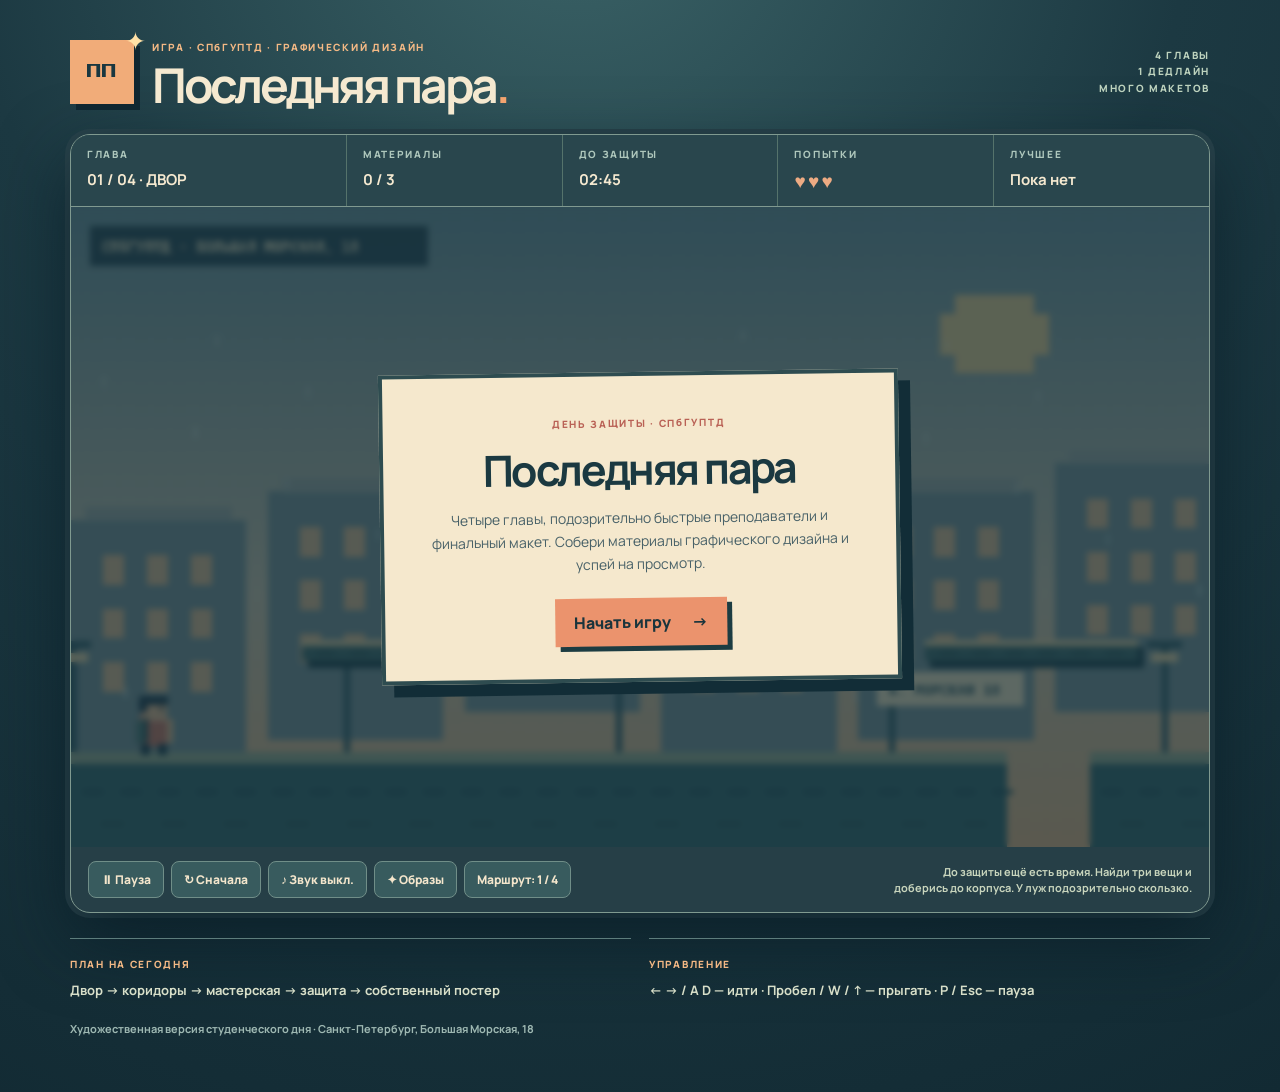
<file: index.html>
<!doctype html>
<html lang="ru">
<head>
  <meta charset="UTF-8" />
  <meta name="viewport" content="width=device-width, initial-scale=1" />
  <meta name="theme-color" content="#172b35" />
  <title>Последняя пара — графический дизайн в СПбГУПТД</title>
  <link rel="stylesheet" href="style.css" />
</head>
<body>
  <main class="shell">
    <header class="site-header">
      <div class="brand"><span class="brand-mark">ПП<span class="spark">✦</span></span><div><span class="overline">ИГРА · СПбГУПТД · ГРАФИЧЕСКИЙ ДИЗАЙН</span><h1>Последняя пара<span class="period">.</span></h1></div></div>
      <div class="header-note">4 ГЛАВЫ<br>1 ДЕДЛАЙН<br>МНОГО МАКЕТОВ</div>
    </header>

    <section class="game-frame" aria-label="Игра Последняя пара">
      <div class="game-hud" aria-live="polite">
        <div class="hud-unit"><span>ГЛАВА</span><strong id="level-label">01 / 04 · ДВОР</strong></div>
        <div class="hud-unit"><span>МАТЕРИАЛЫ</span><strong id="items-label">0 / 3</strong></div>
        <div class="hud-unit"><span>ДО ЗАЩИТЫ</span><strong id="time-label">02:45</strong></div>
        <div class="hud-unit"><span>ПОПЫТКИ</span><strong id="hearts-label" class="hearts">♥♥♥</strong></div>
        <div class="hud-unit"><span>ЛУЧШЕЕ</span><strong id="best-label">Пока нет</strong></div>
      </div>
      <div class="viewport">
        <canvas id="game" width="960" height="540" aria-label="Платформер о студентке графического дизайна"></canvas>
        <div id="overlay" class="overlay" aria-live="polite"><div class="overlay-card"><span id="overlay-kicker" class="overlay-kicker">ДЕНЬ ЗАЩИТЫ</span><h2 id="overlay-title">Последняя пара</h2><p id="overlay-text">Собери материалы и успей на защиту.</p><button id="overlay-action" class="primary" type="button">Начать игру <span>→</span></button></div></div>
      </div>
      <div class="toolbar"><div class="actions"><button id="pause-btn" type="button">⏸ Пауза</button><button id="restart-btn" type="button">↻ Сначала</button><button id="sound-btn" type="button" aria-pressed="false">♪ Звук выкл.</button><button id="skins-btn" type="button">✦ Образы</button><button id="chapters-btn" type="button">Маршрут: 1 / 4</button></div><span id="status" class="status">Собери три материала и найди выход</span></div>
      <div class="mobile-controls" aria-label="Экранное управление"><div class="direction-controls"><button type="button" data-control="left" aria-label="Влево">←</button><button type="button" data-control="right" aria-label="Вправо">→</button></div><button type="button" data-control="jump" class="jump-control" aria-label="Прыжок">ПРЫЖОК ↑</button></div>
    </section>

    <section class="below-game"><div><span class="overline">ПЛАН НА СЕГОДНЯ</span><p>Двор → коридоры → мастерская → защита → собственный постер</p></div><div><span class="overline">УПРАВЛЕНИЕ</span><p>← → / A D — идти · Пробел / W / ↑ — прыгать · P / Esc — пауза</p></div></section>
    <footer class="footnote">Художественная версия студенческого дня · Санкт-Петербург, Большая Морская, 18</footer>
  </main>

  <dialog id="skins-dialog" class="selection-dialog"><div class="dialog-head"><div><span class="overline">ГАРДЕРОБ</span><h2>Выбери образ</h2></div><button type="button" data-close="skins-dialog" aria-label="Закрыть">×</button></div><p>Новые образы открываются после прохождения глав.</p><div id="skin-options" class="option-grid"></div></dialog>
  <dialog id="chapters-dialog" class="selection-dialog"><div class="dialog-head"><div><span class="overline">КАРТА КАМПУСА</span><h2>Выбери главу</h2></div><button type="button" data-close="chapters-dialog" aria-label="Закрыть">×</button></div><p>Пройденные главы можно начать заново. Полная оценка получается за маршрут с самого начала.</p><div id="chapter-options" class="chapter-grid"></div></dialog>

  <section id="poster-studio" class="poster-studio hidden" aria-label="Финальная мастерская постера">
    <div class="studio-shell"><header class="studio-header"><div><span class="overline">ФИНАЛЬНОЕ ЗАДАНИЕ · ГРАФИЧЕСКИЙ ДИЗАЙН</span><h2>Собери финальный макет<span class="period">.</span></h2><p>Повтори композицию по референсу: положение элементов, размер, угол и цвет влияют на оценку.</p><div class="brief-summary"><strong id="poster-brief-title">Доработка · композиция</strong><span id="poster-brief-reason">Задание зависит от прохождения маршрута.</span><small id="poster-rules">Сходство макета даёт до 55 баллов.</small></div></div><span class="studio-app-name">✦ ВЕКТОРНАЯ МАСТЕРСКАЯ</span></header>
      <div class="studio-layout"><div class="poster-panel"><div class="panel-title"><span>01 · РЕФЕРЕНС</span><span>Задание преподавателя</span></div><canvas id="reference-canvas" width="300" height="420" aria-label="Референс постера"></canvas></div>
      <div class="poster-panel"><div class="panel-title"><span>02 · ТВОЙ МАКЕТ</span><span>Перетащи формы</span></div><canvas id="work-canvas" width="300" height="420" aria-label="Редактируемый постер"></canvas></div>
      <aside class="editor-tools"><span class="tool-kicker">СЛОИ</span><div class="layer-list"><button type="button" data-layer="circle">● Солнце</button><button type="button" data-layer="arch">▥ Арка</button><button type="button" data-layer="bar">▬ Акцент</button><button type="button" data-layer="title">T Заголовок</button></div><p>Выбрано: <strong id="selected-layer">Солнце</strong></p><span class="tool-kicker">ЦВЕТ</span><div class="color-list"><button type="button" data-color="#dc7f67" style="--swatch:#dc7f67" aria-label="Коралловый"></button><button type="button" data-color="#2f535b" style="--swatch:#2f535b" aria-label="Тёмно-бирюзовый"></button><button type="button" data-color="#76a49a" style="--swatch:#76a49a" aria-label="Мятный"></button><button type="button" data-color="#e9bb73" style="--swatch:#e9bb73" aria-label="Золотистый"></button></div><span class="tool-kicker">ТРАНСФОРМАЦИЯ</span><div class="adjust-list"><button type="button" data-adjust="smaller" aria-label="Уменьшить">−</button><button type="button" data-adjust="larger" aria-label="Увеличить">＋</button><button type="button" data-adjust="rotate-left" aria-label="Повернуть влево">↶</button><button type="button" data-adjust="rotate-right" aria-label="Повернуть вправо">↷</button></div><button id="guides-btn" class="guide-btn" type="button" aria-pressed="false">◎ Показать направляющие</button><p class="tool-hint">Элемент можно двигать мышью, пальцем или стрелками после выбора слоя.</p></aside></div>
      <div class="studio-footer"><div id="poster-feedback" role="status">Перетащи элементы постера, подбери цвет, размер и поворот.</div><div class="studio-actions"><button id="poster-reset" type="button">↻ Сбросить</button><button id="poster-check" type="button">Проверить и получить совет</button><button id="poster-submit" class="primary" type="button">Сдать на защиту →</button></div></div>
    </div>
  </section>
  <script type="module" src="main.js"></script>
</body>
</html>
</file>
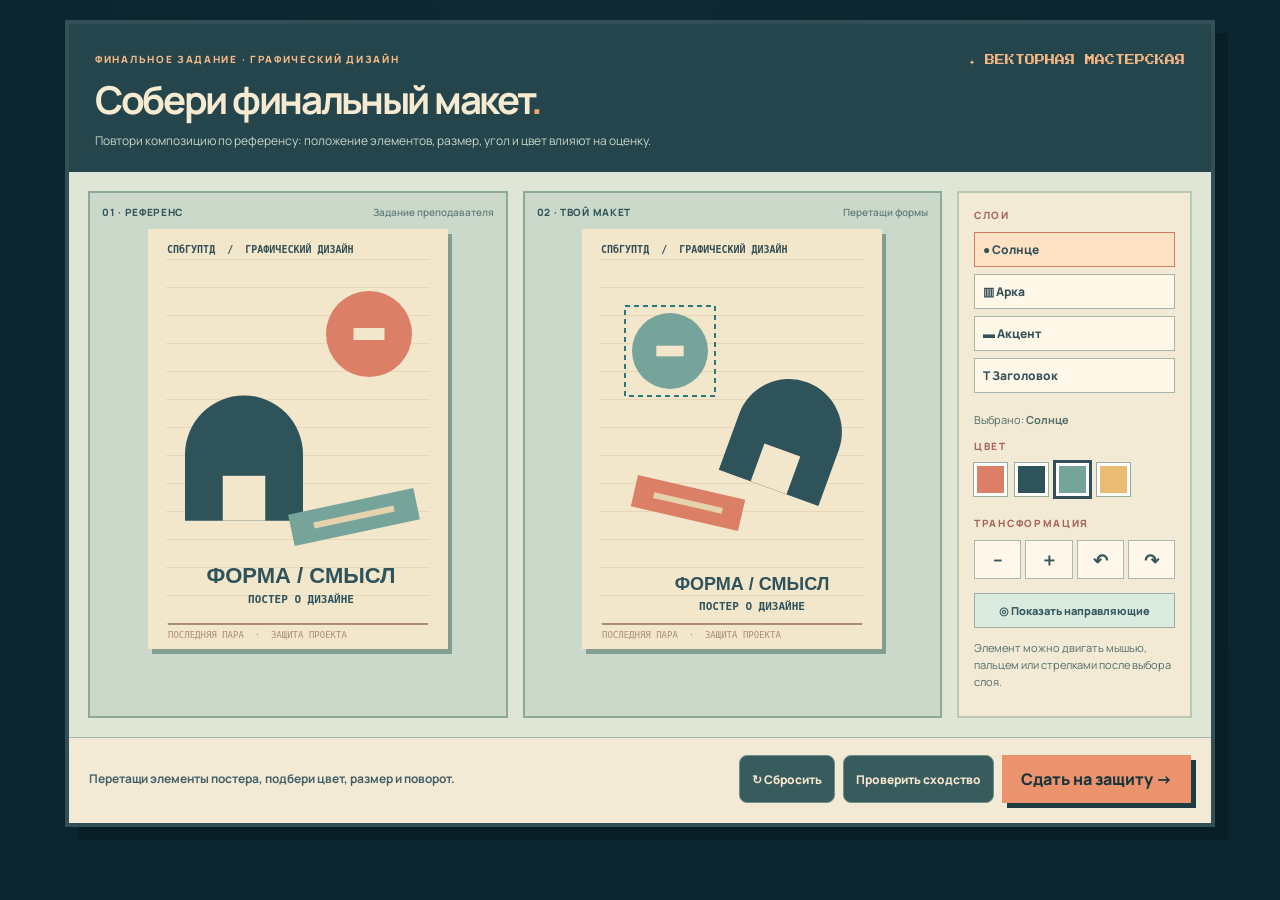
<file: tests/poster-preview.html>
<!doctype html><html lang="ru"><meta charset="UTF-8"><meta name="viewport" content="width=device-width, initial-scale=1"><title>Проверка финального редактора</title><link rel="stylesheet" href="../style.css"><body>
<section id="poster-studio" class="poster-studio" aria-label="Финальная мастерская постера"><div class="studio-shell"><header class="studio-header"><div><span class="overline">ФИНАЛЬНОЕ ЗАДАНИЕ · ГРАФИЧЕСКИЙ ДИЗАЙН</span><h2>Собери финальный макет<span class="period">.</span></h2><p>Повтори композицию по референсу: положение элементов, размер, угол и цвет влияют на оценку.</p></div><span class="studio-app-name">✦ ВЕКТОРНАЯ МАСТЕРСКАЯ</span></header><div class="studio-layout"><div class="poster-panel"><div class="panel-title"><span>01 · РЕФЕРЕНС</span><span>Задание преподавателя</span></div><canvas id="reference-canvas" width="300" height="420"></canvas></div><div class="poster-panel"><div class="panel-title"><span>02 · ТВОЙ МАКЕТ</span><span>Перетащи формы</span></div><canvas id="work-canvas" width="300" height="420"></canvas></div><aside class="editor-tools"><span class="tool-kicker">СЛОИ</span><div class="layer-list"><button type="button" data-layer="circle">● Солнце</button><button type="button" data-layer="arch">▥ Арка</button><button type="button" data-layer="bar">▬ Акцент</button><button type="button" data-layer="title">T Заголовок</button></div><p>Выбрано: <strong id="selected-layer">Солнце</strong></p><span class="tool-kicker">ЦВЕТ</span><div class="color-list"><button type="button" data-color="#dc7f67" style="--swatch:#dc7f67" aria-label="Коралловый"></button><button type="button" data-color="#2f535b" style="--swatch:#2f535b" aria-label="Тёмно-бирюзовый"></button><button type="button" data-color="#76a49a" style="--swatch:#76a49a" aria-label="Мятный"></button><button type="button" data-color="#e9bb73" style="--swatch:#e9bb73" aria-label="Золотистый"></button></div><span class="tool-kicker">ТРАНСФОРМАЦИЯ</span><div class="adjust-list"><button type="button" data-adjust="smaller">−</button><button type="button" data-adjust="larger">＋</button><button type="button" data-adjust="rotate-left">↶</button><button type="button" data-adjust="rotate-right">↷</button></div><button id="guides-btn" class="guide-btn" type="button" aria-pressed="false">◎ Показать направляющие</button><p class="tool-hint">Элемент можно двигать мышью, пальцем или стрелками после выбора слоя.</p></aside></div><div class="studio-footer"><div id="poster-feedback" role="status">Перетащи элементы постера, подбери цвет, размер и поворот.</div><div class="studio-actions"><button id="poster-reset" type="button">↻ Сбросить</button><button id="poster-check" type="button">Проверить сходство</button><button id="poster-submit" class="primary" type="button">Сдать на защиту →</button></div></div></div></section>
<script type="module">import {PosterEditor} from '../poster.js';new PosterEditor(document.getElementById('poster-studio'),score=>{document.getElementById('poster-feedback').textContent=`Тестовая сдача: ${score}%`})</script></body></html>
</file>
<file: style.css>
@import url('https://fonts.googleapis.com/css2?family=Manrope:wght@400;500;600;700;800&family=Press+Start+2P&display=swap');
:root{color-scheme:dark;--ink:#18343c;--deep:#132b34;--cream:#f5e9d0;--muted:#bad0c2;--orange:#ee9b70;--line:#77968b;font-family:Manrope,Arial,sans-serif}
*{box-sizing:border-box}
html,body{margin:0;min-height:100%}
body{background:radial-gradient(circle at 45% -10%,#3b6367 0,#1c3942 44%,#122a33 100%);color:var(--cream);padding:clamp(13px,2.8vw,34px)}
body.studio-open{overflow:hidden}
button{font:inherit;cursor:pointer;touch-action:none}
.hidden{display:none!important}
.shell{width:min(1140px,100%);margin:auto}
.site-header{display:flex;align-items:center;justify-content:space-between;gap:20px;margin-bottom:25px}
.brand{display:flex;align-items:center;gap:18px}
.brand-mark{position:relative;display:grid;place-items:center;width:64px;height:64px;background:#f1ac79;color:#193740;font:15px 'Press Start 2P',monospace;box-shadow:6px 6px 0 #102731}
.spark{position:absolute;right:-12px;top:-13px;color:#ffe1a6;font:25px Arial}
.overline,.header-note,.hud-unit span,.overlay-kicker,.tool-kicker{font-size:10px;font-weight:800;letter-spacing:.17em}
.overline{color:#f4b985}
.site-header h1{font-size:clamp(27px,3.9vw,48px);line-height:1;letter-spacing:-.07em;margin:5px 0 0}
.period{color:#f4a46f}
.header-note{text-align:right;line-height:1.65;color:#bed3be}
.game-frame{overflow:hidden;background:#263f47;border:1px solid #809a90;border-radius:20px;box-shadow:0 26px 70px #071b24b7,0 0 0 5px #29434b}
.game-hud{display:grid;grid-template-columns:1.28fr repeat(4,1fr);gap:1px;background:#55736b;border-bottom:1px solid #809a90}
.hud-unit{min-height:69px;padding:12px 16px;background:#29464d}
.hud-unit span{display:block;color:#aec7bc;margin-bottom:7px}
.hud-unit strong{font-size:15px;white-space:nowrap}
.hud-unit .hearts{color:#edab83;font-size:19px;letter-spacing:.12em}
.viewport{position:relative;background:#b4c5b6;overflow:hidden}
.viewport canvas{display:block;width:100%;height:auto;image-rendering:pixelated}
.overlay{position:absolute;inset:0;display:grid;place-items:center;background:#0e2936a9;backdrop-filter:blur(3px);padding:24px}
.overlay-card{max-width:520px;padding:34px 39px 32px;background:#f5e8cd;color:#1b3941;border:4px solid #2e4c50;box-shadow:12px 12px 0 #122d37;text-align:center;transform:rotate(-.8deg)}
.overlay-kicker{color:#b96155}
.overlay-card h2{font-size:clamp(28px,4vw,43px);line-height:1.12;letter-spacing:-.06em;margin:13px 0}
.overlay-card p{font-size:14px;line-height:1.65;color:#486168;margin:0 0 23px}
.primary{border:0;background:#eb936d;color:#19343c;padding:13px 19px;font-weight:800;box-shadow:5px 5px 0 #1c3c42}
.primary:hover,.primary:focus-visible{background:#ffb17b;transform:translate(-2px,-2px);box-shadow:7px 7px 0 #1c3c42}
.primary span{padding-left:18px}
.toolbar{display:flex;align-items:center;justify-content:space-between;gap:12px;padding:13px 17px;min-height:65px}
.actions{display:flex;flex-wrap:wrap;gap:7px}
.actions button,.studio-actions button:not(.primary){border:1px solid #708e88;background:#385b5e;color:#f4e6cc;border-radius:8px;padding:9px 12px;font-size:12px;font-weight:800}
.actions button:hover,.actions button:focus-visible,.studio-actions button:not(.primary):hover{background:#567a75}
.status{color:#c8d5bd;text-align:right;font-size:11px;font-weight:700;max-width:300px;line-height:1.45}
.mobile-controls{display:none;justify-content:space-between;gap:18px;padding:0 18px 18px}
.direction-controls{display:flex;gap:12px}
.mobile-controls button{border:2px solid #abc6ad;background:#456a68;color:#fff0ce;border-radius:12px;min-width:70px;min-height:60px;font-size:23px;font-weight:800;box-shadow:0 5px 0 #17333c}
.mobile-controls button:active{transform:translateY(4px);box-shadow:0 1px 0 #17333c}
.mobile-controls .jump-control{background:#e18c68;color:#1b3740;font-size:13px;min-width:115px}
.below-game{display:grid;grid-template-columns:1fr 1fr;gap:18px;margin-top:25px}
.below-game>div{border-top:1px solid #5d7d7c;padding:12px 0}
.below-game p{margin:7px 0 0;font-size:13px;font-weight:700;color:#d8dfc9;line-height:1.6}
.footnote{font-size:11px;color:#9eb8b2;font-weight:700;margin:8px 0 22px}
.selection-dialog{width:min(650px,calc(100% - 28px));max-height:85vh;overflow:auto;border:3px solid #3c5e62;background:#f1e5cb;color:#24414a;padding:25px;box-shadow:12px 12px 0 #0c242a}
.selection-dialog::backdrop{background:#071b26bb;backdrop-filter:blur(3px)}
.dialog-head{display:flex;align-items:start;justify-content:space-between;gap:15px}
.dialog-head h2{font-size:30px;margin:5px 0;letter-spacing:-.05em}
.dialog-head button{border:0;background:#d88367;color:#fff2d5;font-size:25px;width:37px;height:37px}
.selection-dialog p{font-size:13px;color:#567071;line-height:1.55}
.option-grid,.chapter-grid{display:grid;grid-template-columns:repeat(2,minmax(0,1fr));gap:10px;margin-top:20px}
.option-grid button,.chapter-grid button{min-height:86px;text-align:left;border:2px solid #a0afa1;background:#fff2d7;color:#25444b;padding:14px;font-weight:800;border-radius:7px}
.option-grid button:hover:not(:disabled),.chapter-grid button:hover:not(:disabled){border-color:#d2735d;background:#ffe2bf}
.option-grid button:disabled,.chapter-grid button:disabled{opacity:.49;cursor:not-allowed}
.option-grid button.selected{border-color:#cc765f;box-shadow:inset 0 0 0 2px #cc765f}
.option-grid button small,.chapter-grid button small{display:block;font-size:11px;color:#6b7f78;font-weight:600;margin-top:8px;line-height:1.4}
.skin-swatch{display:inline-block;width:19px;height:19px;margin-right:9px;vertical-align:middle;box-shadow:3px 3px 0 #26444a}
.poster-studio{position:fixed;inset:0;z-index:100;overflow:auto;padding:20px;background:#0c2530e8;backdrop-filter:blur(5px)}
.studio-shell{width:min(1150px,100%);margin:auto;background:#dfe6d5;color:#263f47;border:4px solid #314f55;box-shadow:13px 13px 0 #081f28}
.studio-header{display:flex;justify-content:space-between;align-items:start;gap:20px;background:#25454d;color:#f6ead1;padding:22px 26px}
.studio-header h2{font-size:clamp(25px,3vw,39px);letter-spacing:-.06em;margin:5px 0}
.studio-header p{font-size:12px;color:#c6d7c7;margin:0;line-height:1.6}
.brief-summary{display:grid;gap:5px;max-width:690px;margin-top:15px;padding:12px 15px;border-left:4px solid #edaa7b;background:#17343ccc}
.brief-summary strong{font-size:15px;color:#ffd3a4}
.brief-summary span{font-size:11px;color:#e0e7d5;line-height:1.45}
.brief-summary small{font-size:11px;color:#bbd4c4;line-height:1.45}
.studio-app-name{font:10px 'Press Start 2P',monospace;color:#f3b785;white-space:nowrap;margin-top:9px}
.studio-layout{display:grid;grid-template-columns: minmax(0,1fr) minmax(0,1fr) 235px;gap:15px;padding:19px}
.poster-panel{background:#cbd9ca;border:2px solid #8ca99a;padding:10px;min-width:0}
.panel-title{display:flex;justify-content:space-between;gap:5px;font-size:10px;font-weight:800;color:#34575b;letter-spacing:.07em;margin:2px 2px 10px}
.panel-title span:last-child{color:#647e7b;font-weight:600;letter-spacing:0}
.poster-panel canvas{display:block;width:min(100%,300px);height:auto;margin:auto;background:#f2e6cb;box-shadow:4px 5px 0 #849d92}
#work-canvas{cursor:grab;touch-action:none}
#work-canvas:active{cursor:grabbing}
.editor-tools{background:#f3ead5;border:2px solid #b9c9b4;padding:15px}
.tool-kicker{display:block;color:#a7655b;margin-bottom:10px}
.layer-list{display:grid;gap:7px;margin-bottom:18px}
.layer-list button{border:1px solid #a4b6aa;background:#fff8e8;color:#36535a;text-align:left;padding:8px;font-size:12px;font-weight:800}
.layer-list button.active{border-color:#d17c62;background:#ffe2c4}
.editor-tools p{font-size:11px;line-height:1.55;color:#526c69}
.color-list{display:flex;gap:8px;margin-bottom:20px}
.color-list button{width:33px;height:33px;padding:0;border:3px solid #fff;background:var(--swatch);box-shadow:0 0 0 1px #9aad9f}
.color-list button.active{box-shadow:0 0 0 3px #334f58}
.adjust-list{display:grid;grid-template-columns:repeat(4,1fr);gap:4px;margin-bottom:14px}
.adjust-list button{padding:6px 0;border:1px solid #a9b8ac;background:#fff7e9;color:#34575b;font-size:18px;font-weight:800}
.guide-btn{width:100%;border:1px solid #9cafaa;background:#dcebe0;color:#34575b;padding:9px;font-size:11px;font-weight:800}
.guide-btn[aria-pressed=true]{background:#a7d0bb}
.studio-footer{display:flex;justify-content:space-between;align-items:center;gap:18px;padding:17px 20px 20px;border-top:1px solid #a6b7a9;background:#f3ead5}
#poster-feedback{font-size:12px;font-weight:700;color:#436067;line-height:1.5;max-width:390px}
.studio-actions{display:flex;flex-wrap:wrap;gap:8px;justify-content:flex-end}
.studio-actions button{white-space:nowrap}
@media(max-width:960px){.studio-layout{grid-template-columns:1fr 1fr}.editor-tools{grid-column:1/-1;display:grid;grid-template-columns:1fr 1fr;gap:7px 20px}.editor-tools .tool-kicker{margin:7px 0 3px}.layer-list{grid-row:2/5}.studio-footer{align-items:flex-start;flex-direction:column}.studio-actions{justify-content:flex-start}}
@media(max-width:760px){.header-note{display:none}.game-hud{grid-template-columns:repeat(3,1fr)}.hud-unit{min-height:60px;padding:9px 11px}.hud-unit span{font-size:8px}.hud-unit strong{font-size:12px}.mobile-controls{display:flex}.toolbar{flex-direction:column;align-items:start}.status{text-align:left;max-width:none}.below-game{grid-template-columns:1fr;gap:2px}.studio-app-name{display:none}}
@media(max-width:600px){.brand-mark{width:48px;height:48px;font-size:11px}.site-header h1{font-size:26px}.overline{font-size:8px}.game-hud{grid-template-columns:repeat(2,1fr)}.hud-unit:nth-child(5){grid-column:1/-1}.viewport canvas{width:640px;max-width:none;height:360px}.overlay{padding:9px}.overlay-card{padding:17px 18px;box-shadow:6px 6px 0 #122d37}.overlay-card h2{font-size:25px}.overlay-card p{font-size:12px;margin-bottom:14px}.primary{padding:10px 14px}.mobile-controls button{min-width:60px;min-height:54px}.mobile-controls .jump-control{min-width:97px}.poster-studio{padding:7px}.studio-header{padding:15px}.studio-layout{grid-template-columns:1fr;padding:10px}.editor-tools{grid-column:auto;display:block}.studio-footer{padding:12px}.studio-actions{width:100%}.studio-actions button{flex:1;font-size:11px!important}.panel-title{font-size:9px}.option-grid,.chapter-grid{grid-template-columns:1fr}}
</file>
